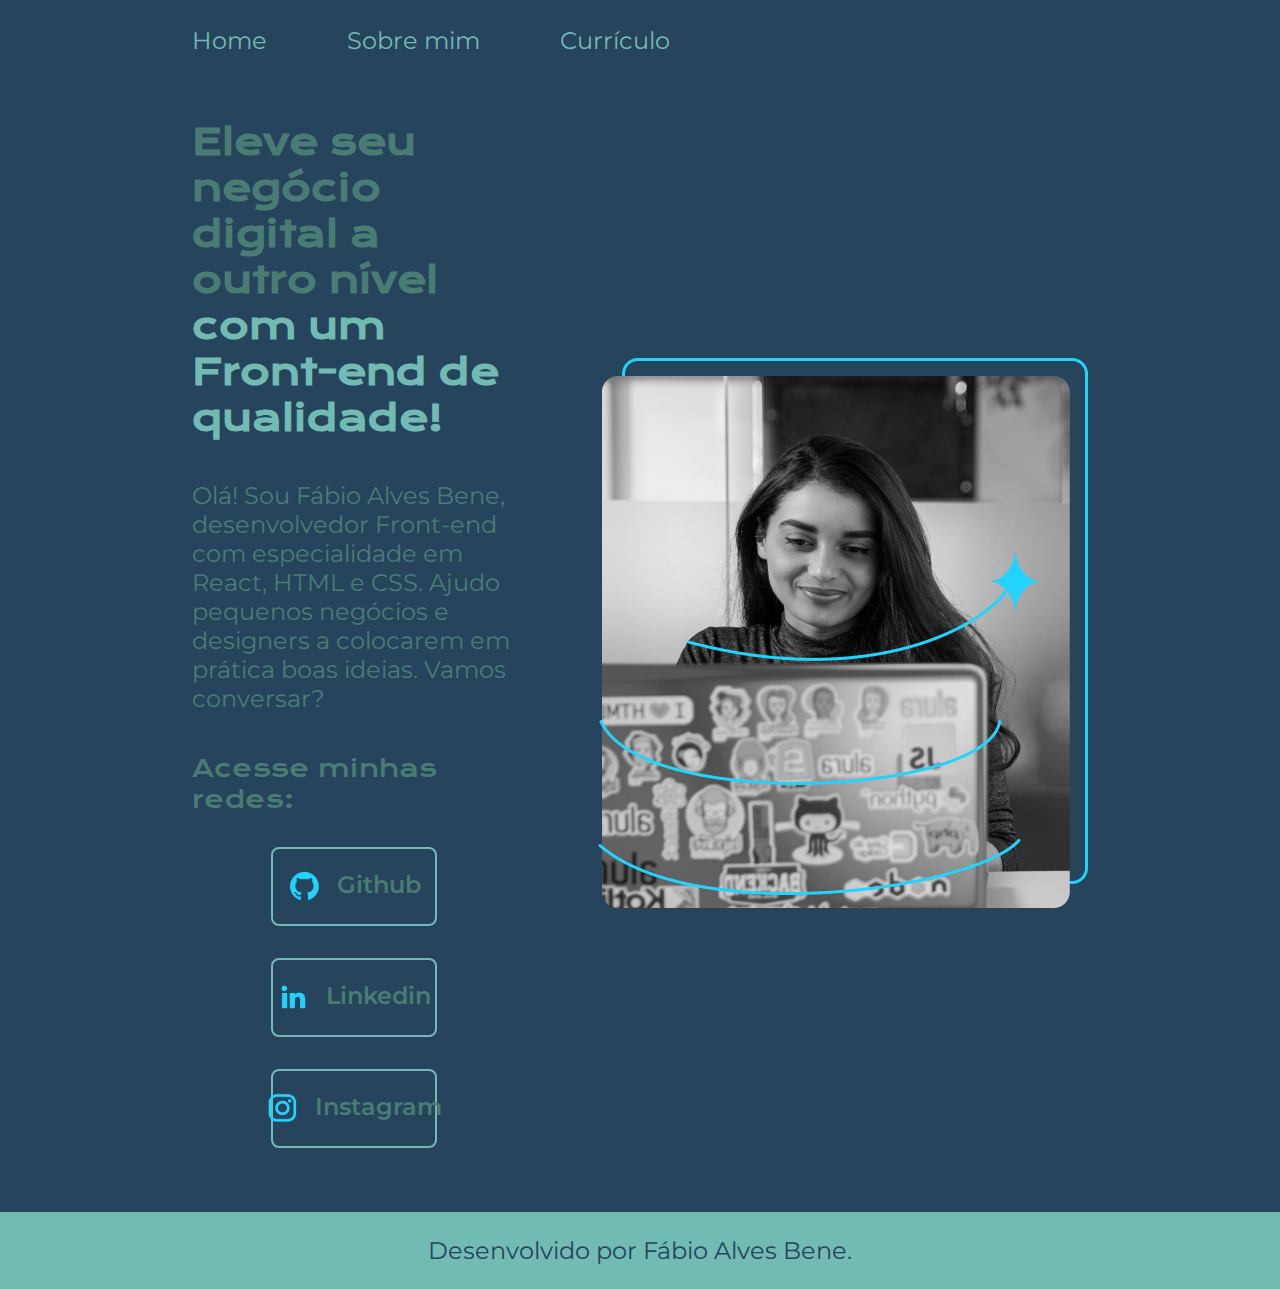
<file: index.html>
<!DOCTYPE html>
<html lang="pt-br">

<head>
    <meta charset="UTF-8">
    <meta name="viewport" content="width=device-width, initial-scale=1.0">
    <title>Portifolio</title>
    <link rel="stylesheet" href="./styles/style.css">
</head>

<body>
    <header class="cabecalho">
        <nav class="cabecalho__menu">
            <a class="cabecalho__menu__link" href="index.html">Home</a>
            <a class="cabecalho__menu__link" href="about.html">Sobre mim</a>
            <a class="cabecalho__menu__link" href="curriculo.html">Currículo</a>
        </nav>
    </header>
    <main class="apresentacao">
        <section class="apresentacao__conteudo">
            <h1 class="apresentacao__conteudo__titulo">Eleve seu negócio digital a outro nível
                <strong class="titulo-destaque">com um Front-end de qualidade!</strong>
            </h1>
            <p class="apresentacao__conteudo__texto">Olá! Sou Fábio Alves Bene, desenvolvedor Front-end
                com especialidade em React, HTML e CSS. Ajudo
                pequenos negócios e designers a colocarem em
                prática boas ideias. Vamos conversar?</p>
            <div class="apresentacao__links">
                <h2 class="apresentatacao__links__subtitulo">Acesse minhas redes:</h2>
                <a class="apresentacao__links__navegacao" href="https://github.com/fabioalvesbene">
                    <img src="./assets/github.png">
                    Github
                </a>
                <a class="apresentacao__links__navegacao" href="https://linkedin.com/in/fábio alves bene">
                    <img src="./assets/linkedin.png">
                    Linkedin
                </a>
                <a class="apresentacao__links__navegacao" href="https://instagram.com/fabiobenea">
                    <img src="./assets/instagram.png">
                    Instagram
                </a>
            </div>
        </section>
        <img class="apresentacao_imagem" src="./assets/Imagem.png" alt="Foto inicial da tela">
    </main>
    <footer class="rodape">
        <p>Desenvolvido por Fábio Alves Bene.</p>
    </footer>
</body>

</html>
</file>
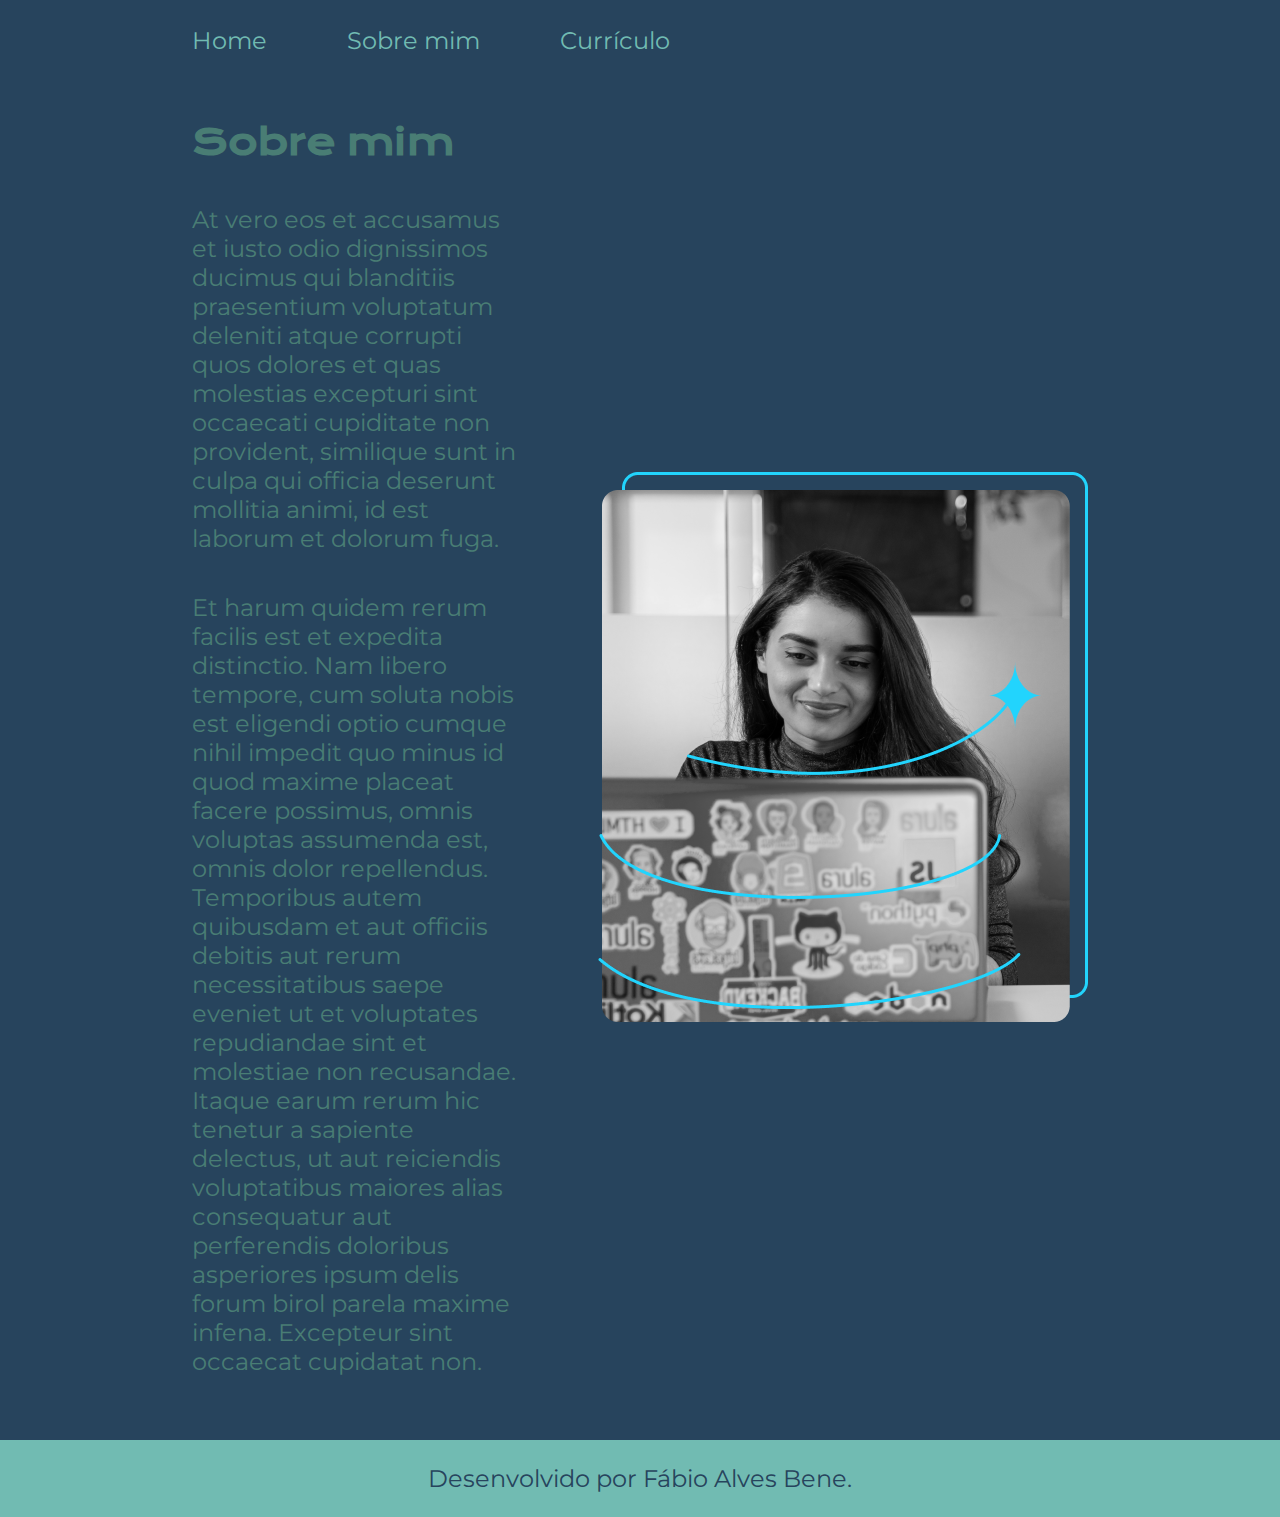
<file: about.html>
<!DOCTYPE html>
<html lang="pt-br">

<head>
    <meta charset="UTF-8">
    <meta name="viewport" content="width=device-width, initial-scale=1.0">
    <title>Sobre mim</title>
    <link rel="stylesheet" href="./styles/style.css">
</head>

<body>
    <header class="cabecalho">
        <nav class="cabecalho__menu">
            <a class="cabecalho__menu__link" href="index.html">Home</a>
            <a class="cabecalho__menu__link" href="about.html">Sobre mim</a>
            <a class="cabecalho__menu__link" href="curriculo.html">Currículo</a>
        </nav> 
    </header>
        <main class="apresentacao">
            <section class="apresentacao__conteudo">
                <h1 class="apresentacao__conteudo__titulo">Sobre mim</h1>
                <p class="apresentacao__conteudo__texto">At vero eos et accusamus et iusto odio dignissimos ducimus qui blanditiis praesentium voluptatum deleniti atque corrupti quos dolores et quas molestias excepturi sint occaecati cupiditate non provident, similique sunt in culpa qui officia deserunt mollitia animi, id est laborum et dolorum fuga.</p>
                <p class="apresentacao__conteudo__texto">Et harum quidem rerum facilis est et expedita distinctio. Nam libero tempore, cum soluta nobis est eligendi optio cumque nihil impedit quo minus id quod maxime placeat facere possimus, omnis voluptas assumenda est, omnis dolor repellendus. Temporibus autem quibusdam et aut officiis debitis aut rerum necessitatibus saepe eveniet ut et voluptates repudiandae sint et molestiae non recusandae. Itaque earum rerum hic tenetur a sapiente delectus, ut aut reiciendis voluptatibus maiores alias consequatur aut perferendis doloribus asperiores ipsum delis forum birol parela maxime infena. Excepteur sint occaecat cupidatat non.
                </p>
            </section>
            <img class="apresentacao_imagem" src="./assets/Imagem.png" alt="Foto inicial da tela">
        </main>
        <footer class="rodape">
            <p>Desenvolvido por Fábio Alves Bene.</p>
        </footer>
</body>

</html>
</file>
<file: styles/style.css>
@import url('https://fonts.googleapis.com/css2?family=Krona+One&family=Montserrat:wght@400;600&display=swap');

:root{
    --cor-primaria: #27445D;
    --cor-secundaria: #497D74;
    --cor-terciaria: #71BBB2;
    --cor-hover: #71BBB2;

    --font-primaria: "Krona One", sans-serif;
    --font-secundaria: "Montserrat", sans-serif;
}

*{
    margin: 0;
    padding: 0;
}

body{
    /* height: 100vh; */
    box-sizing: border-box;
    background-color: var(--cor-primaria);
    color: var(--cor-secundaria);
}

.cabecalho{
    padding: 2% 0% 0% 15%;
}

.cabecalho__menu{
    display: flex;
    gap: 80px;
}

.cabecalho__menu__link{
    font-family: var(--font-secundaria);
    font-size: 1.5rem;
    font-weight: 400;
    color: var(--cor-terciaria);
    text-decoration: none;
}

.apresentacao{
    padding: 5% 15%;
    display: flex;
    align-items: center;
    justify-content: space-between;
    gap: 82px;
}

.apresentacao__conteudo{
    width: 50%;
    display: flex;
    flex-direction: column;
    gap: 40px;
}

.apresentacao__conteudo__titulo{
    font-size: 2.25rem;
    font-family: var(--font-primaria);
}

.titulo-destaque{
    color: var(--cor-terciaria);
}

.apresentacao__conteudo__texto{
    font-size: 1.5rem;
    font-family: var(--font-secundaria);
}

.apresentacao__conteudo__texto a{
    text-decoration: none;
    color: var(--cor-terciaria);
}

.apresentacao__links{
    display: flex;
    flex-direction: column;
    justify-content: space-between;
    align-items: center;
    gap: 32px;
}

.apresentatacao__links__subtitulo{
    font-family: var(--font-primaria);
    font-weight: 400;
    font-size: 1.5rem;
}

.apresentacao__links__navegacao{
    /* background-color: #22D4FD; */
    display: flex;
    justify-content: center;
    gap: 16px;
    border: 2px solid var(--cor-terciaria);
    width: 50%;
    text-align: center;
    border-radius: 8px;
    font-size: 1.5rem;
    font-weight: 600;
    padding: 21.5px 0;
    text-decoration: none;
    color: var(--cor-secundaria);
    font-family: var(--font-secundaria);
}

.apresentacao__links__link:hover{
    background-color: var(--cor-hover);
}

.apresentacao__imagem{
    width: 50%;
}

.rodape{
    padding: 24px;
    color: var(--cor-primaria);
    background-color: var(--cor-terciaria);
    text-align: center;
    font-family: var(--font-secundaria);
    font-size: 1.5rem;
    font-weight: 400;
}

@media(max-width: 1200px){
    .cabecalho{
        padding: 10%;
    }

    .cabecalho__menu{
        justify-content: center;
    }

    .apresentacao{
        flex-direction: column-reverse;
        padding: 5%;
    }

    .apresentacao__conteudo{
        width: auto;
    }
}
</file>
